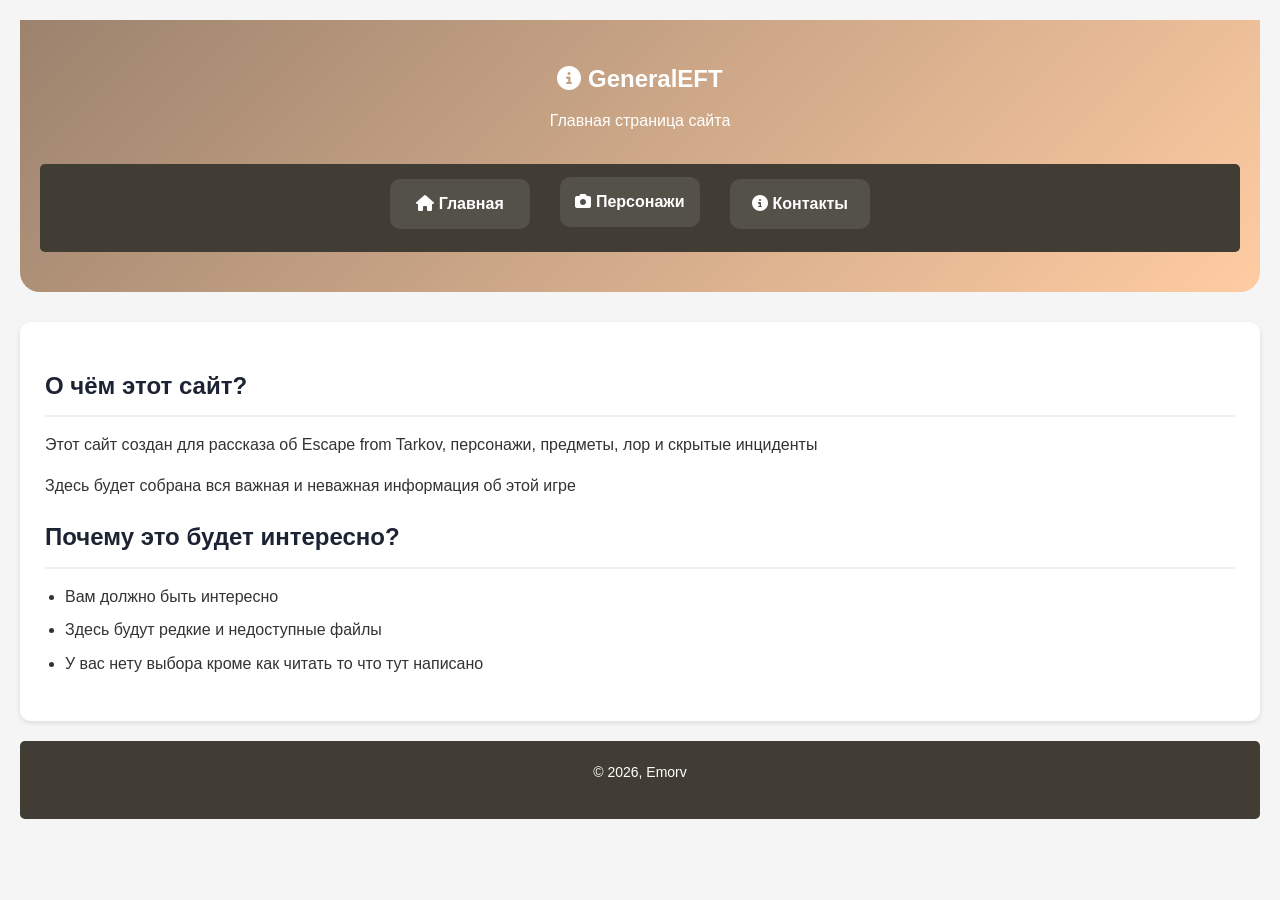
<file: index.html>
<!DOCTYPE html>
<html lang="ru">
    <head>
        <meta charset="UTF-8">
        <meta name="viewport" content="width=device-width, initial-scale=1.0">
        <title>GeneralEFT</title>
        <link rel="stylesheet" href="style.css">
        <link rel="stylesheet" href="https://cdnjs.cloudflare.com/ajax/libs/font-awesome/6.4.0/css/all.min.css">
    </head>

    <body>
        <header class="all-header">
            <div class="header-content">
                <h1><i class="fas fa-info-circle"></i> GeneralEFT</h1>
                <p class="subtitle">Главная страница сайта</p>
            </div>
        
            <nav class="main-nav">
                <ul class="nav-grid">
                    <li><a href="index.html" class="nav-link"><i class="fas fa-home"></i> Главная</a></li>
                    <li><a href="characters.html" class="nav-link active"><i class="fas fa-camera"></i> Персонажи</a></li>
                    <li><a href="contacts.html" class="nav-link"><i class="fas fa-info-circle"></i> Контакты</a></li>
                </ul>
            </nav>
        
        </header>

        <main>
            <h2>О чём этот сайт?</h2>
            <p>Этот сайт создан для рассказа об Escape from Tarkov, персонажи, предметы, лор и скрытые инциденты</p>
            <p>Здесь будет собрана вся важная и неважная информация об этой игре</p>
            <h2>Почему это будет интересно?</h2>
            <ul>
                <li>Вам должно быть интересно</li>
                <li>Здесь будут редкие и недоступные файлы</li>
                <li>У вас нету выбора кроме как читать то что тут написано</li>
            </ul>
        </main>

        <footer>
            <p>© 2026, Emorv</p>
        </footer>

    </body>

</html>
</file>
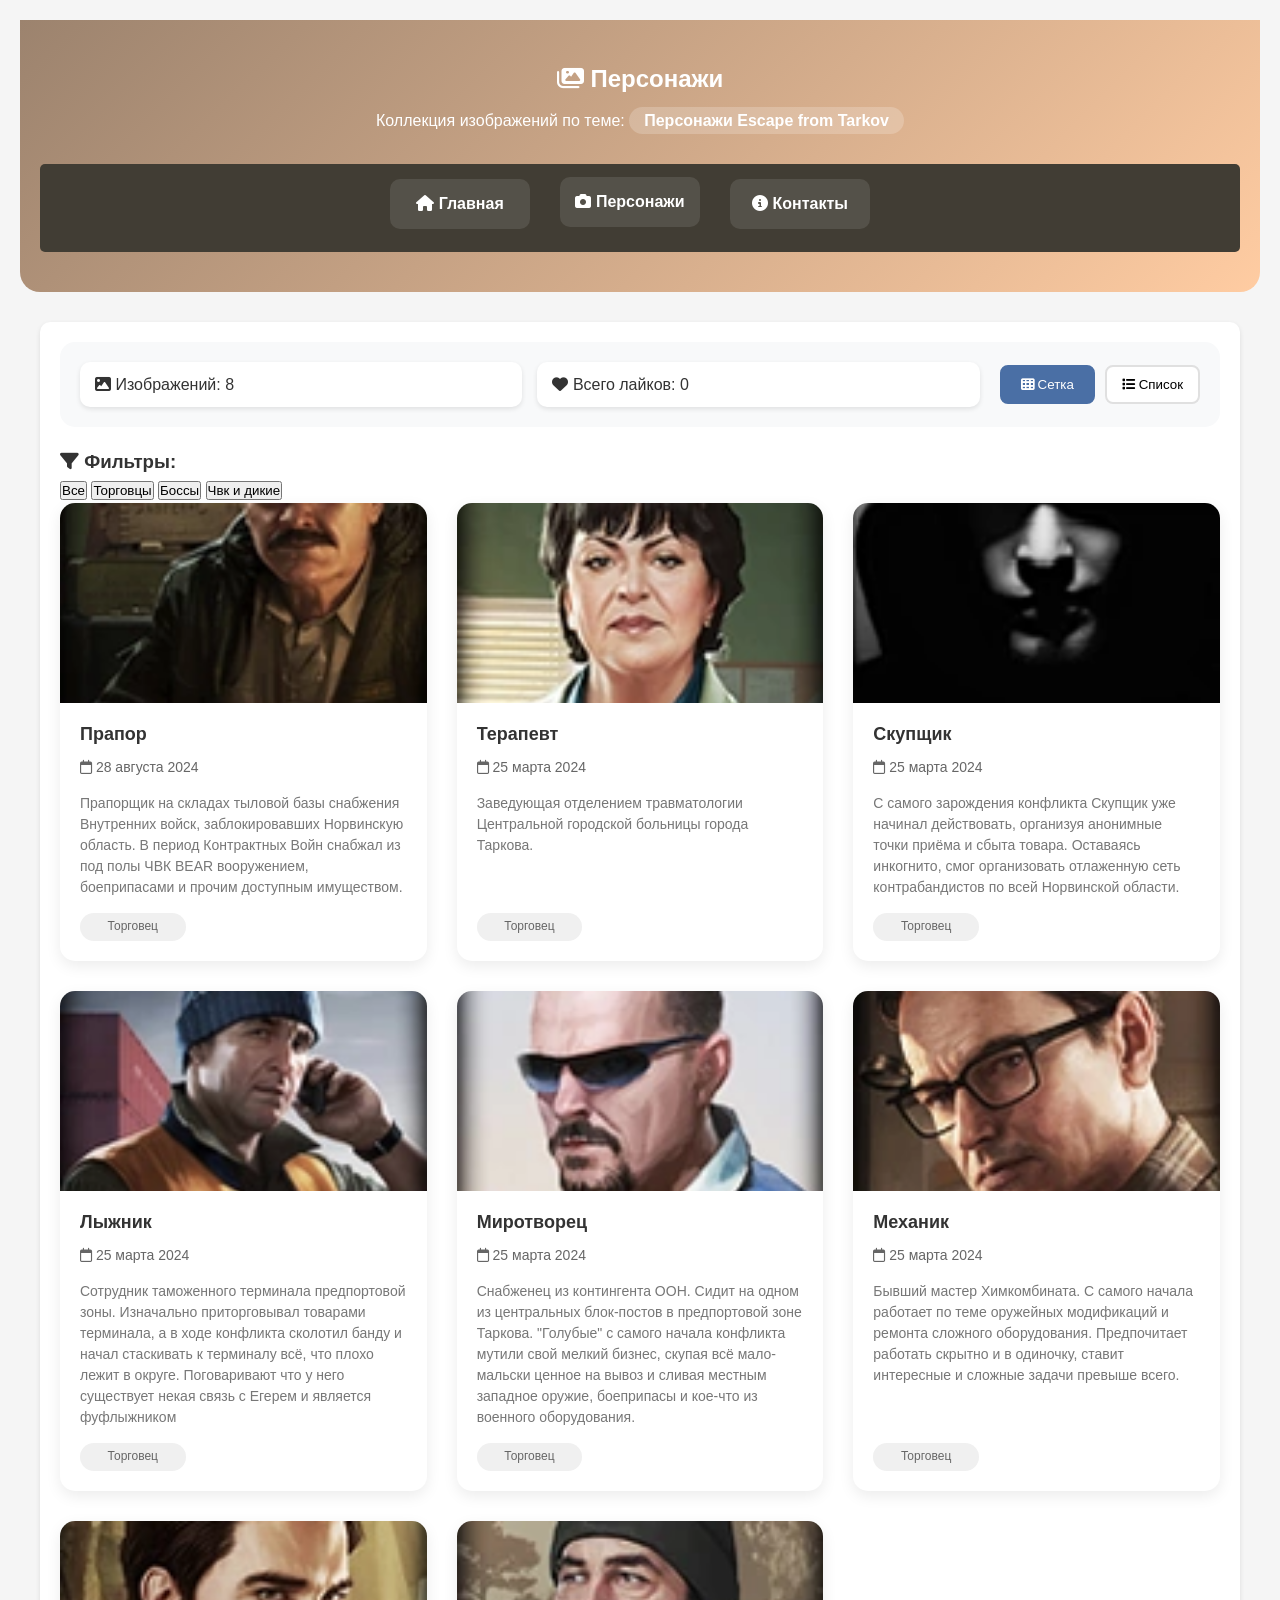
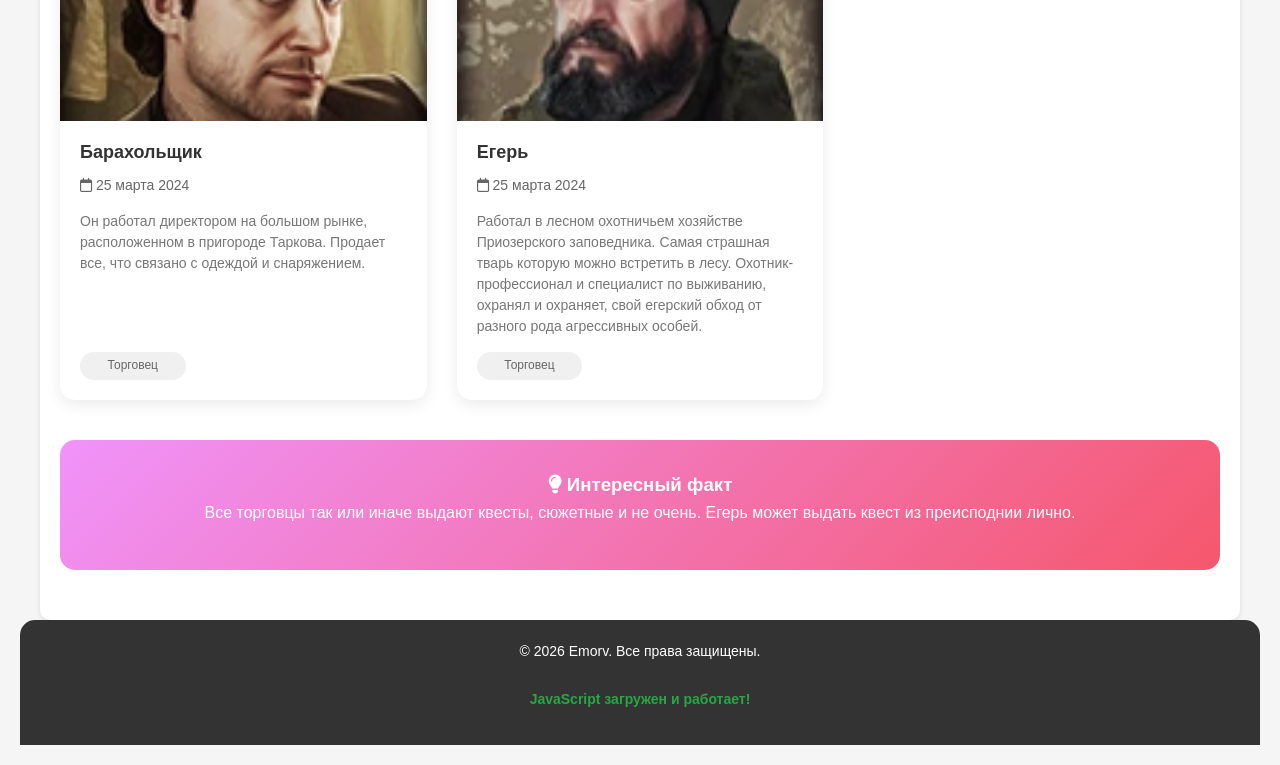
<file: characters.html>
<!DOCTYPE html>
<html lang="ru">
    <head>
        <meta charset="UTF-8">
        <meta name="viewport" content="width=device-width, initial-scale=1.0">
        <title>Персонажи - GeneralEFT</title>
        <link rel="stylesheet" href="style.css">
        <link rel="stylesheet" href="https://cdnjs.cloudflare.com/ajax/libs/font-awesome/6.4.0/css/all.min.css">
    </head>
    <body>
        <header class="all-header">
            <div class="header-content">
                <h1><i class="fas fa-images"></i> Персонажи</h1>
                <p class="subtitle">Коллекция изображений по теме: <span class="theme-name">Персонажи Escape from Tarkov</span></p>
            </div>
            
            <nav class="main-nav">
                <ul class="nav-grid">
                    <li><a href="index.html" class="nav-link"><i class="fas fa-home"></i> Главная</a></li>
                    <li><a href="characters.html" class="nav-link active"><i class="fas fa-camera"></i> Персонажи</a></li>
                    <li><a href="contacts.html" class="nav-link"><i class="fas fa-info-circle"></i> Контакты</a></li>
                </ul>
            </nav>
        </header>

        <main class="gallery-container">
            <div class="controls-panel">
                <div class="stats">
                    <span class="stat-item">
                        <i class="fas fa-image"></i>
                        Изображений: <span id="image-counter">0</span>
                    </span>
                    <span class="stat-item">
                        <i class="fas fa-heart"></i>
                        Всего лайков: <span id="total-likes">0</span>
                    </span>
                </div>
                
                <div class="view-controls">
                    <button id="grid-view" class="view-btn active">
                        <i class="fas fa-th"></i> Сетка
                    </button>
                    <button id="list-view" class="view-btn">
                        <i class="fas fa-list"></i> Список
                    </button>
                </div>
            </div>
            
            <div class="filters"> <!-- фильтры-->
                <h3><i class="fas fa-filter"></i> Фильтры:</h3>
                <div class="filter-buttons">
                    <button class="filter-btn active" data-filter="all">Все</button>
                    <button class="filter-btn" data-filter="traders">Торговцы</button>
                    <button class="filter-btn" data-filter="boss">Боссы</button>
                    <button class="filter-btn" data-filter="PMCscavs">Чвк и дикие</button>
                </div>
            </div>

            <div class="gallery-grid" id="image-gallery"> <!-- див открывающий карты-->
                
                <article class="image-card" data-category="traders"> <!-- первая карта (прапор)-->
                    <div class="card-image">
                        <img src="assets/image/127px-Prapor_portret.webp"
                            alt="Портрет Прапора"
                            class="gallery-img"
                            loading="lazy">
                        <div class="image-overlay">
                            <button class="like-btn" data-id="1">
                                <i class="far fa-heart"></i>
                                <span class="like-count">0</span>
                            </button>
                            <button class="zoom-btn">
                                <i class="fas fa-expand"></i>
                            </button>
                        </div>
                    </div>
                    <div class="card-content">
                        <h3 class="image-title">Прапор</h3>
                        <p class="image-date"><i class="far fa-calendar"></i> 28 августа 2024</p>
                        <p class="image-description">Прапорщик на складах тыловой базы снабжения Внутренних войск, заблокировавших Норвинскую область. В период Контрактных Войн снабжал из под полы ЧВК BEAR вооружением, боеприпасами и прочим доступным имуществом. </p>
                        <div class="image-tags">
                            <span class="tag">Торговец</span>
                        </div>
                    </div>
                </article>

                <article class="image-card" data-category="traders"> <!-- вторая карта (терапевт)-->
                    <div class="card-image">
                        <img src="assets/image/127px-Terapevt_portret.webp"
                            alt="Портрет Терапевта"
                            class="gallery-img"
                            loading="lazy">
                        <div class="image-overlay">
                            <button class="like-btn" data-id="2">
                                <i class="far fa-heart"></i>
                                <span class="like-count">0</span>
                            </button>
                            <button class="zoom-btn">
                                <i class="fas fa-expand"></i>
                            </button>
                        </div>
                    </div>
                    <div class="card-content">
                        <h3 class="image-title">Терапевт</h3>
                        <p class="image-date"><i class="far fa-calendar"></i> 25 марта 2024</p>
                        <p class="image-description">Заведующая отделением травматологии Центральной городской больницы города Таркова.</p>
                        <div class="image-tags">
                            <span class="tag">Торговец</span>
                        </div>
                    </div>
                </article>

                <article class="image-card" data-category="traders"> <!-- третья карта (Скупщик)-->
                    <div class="card-image">
                        <img src="assets/image/127px-Skupshik_portret.webp"
                            alt="Портрет Скупщика"
                            class="gallery-img"
                            loading="lazy">
                        <div class="image-overlay">
                            <button class="like-btn" data-id="3">
                                <i class="far fa-heart"></i>
                                <span class="like-count">0</span>
                            </button>
                            <button class="zoom-btn">
                                <i class="fas fa-expand"></i>
                            </button>
                        </div>
                    </div>
                    <div class="card-content">
                        <h3 class="image-title">Скупщик</h3>
                        <p class="image-date"><i class="far fa-calendar"></i> 25 марта 2024</p>
                        <p class="image-description">С самого зарождения конфликта Скупщик уже начинал действовать, организуя анонимные точки приёма и сбыта товара. Оставаясь инкогнито, смог организовать отлаженную сеть контрабандистов по всей Норвинской области. </p>
                        <div class="image-tags">
                            <span class="tag">Торговец</span>
                        </div>
                    </div>
                </article>

                <article class="image-card" data-category="traders"> <!-- четвёртая карта (Лыжник)-->
                    <div class="card-image">
                        <img src="assets/image/127px-Lijnik_portret.webp"
                            alt="Портрет Лыжника"
                            class="gallery-img"
                            loading="lazy">
                        <div class="image-overlay">
                            <button class="like-btn" data-id="4">
                                <i class="far fa-heart"></i>
                                <span class="like-count">0</span>
                            </button>
                            <button class="zoom-btn">
                                <i class="fas fa-expand"></i>
                            </button>
                        </div>
                    </div>
                    <div class="card-content">
                        <h3 class="image-title">Лыжник</h3>
                        <p class="image-date"><i class="far fa-calendar"></i> 25 марта 2024</p>
                        <p class="image-description">Сотрудник таможенного терминала предпортовой зоны. Изначально приторговывал товарами терминала, а в ходе конфликта сколотил банду и начал стаскивать к терминалу всё, что плохо лежит в округе. Поговаривают что у него существует некая связь с Егерем и является фуфлыжником</p>
                        <div class="image-tags">
                            <span class="tag">Торговец</span>
                        </div>
                    </div>
                </article>

                <article class="image-card" data-category="traders"> <!-- пятая карта (Миротворец)-->
                    <div class="card-image">
                        <img src="assets/image/127px-Mirotvorec_portret.webp"
                            alt="Портрет Миротворца"
                            class="gallery-img"
                            loading="lazy">
                        <div class="image-overlay">
                            <button class="like-btn" data-id="5">
                                <i class="far fa-heart"></i>
                                <span class="like-count">0</span>
                            </button>
                            <button class="zoom-btn">
                                <i class="fas fa-expand"></i>
                            </button>
                        </div>
                    </div>
                    <div class="card-content">
                        <h3 class="image-title">Миротворец</h3>
                        <p class="image-date"><i class="far fa-calendar"></i> 25 марта 2024</p>
                        <p class="image-description">Снабженец из контингента ООН. Сидит на одном из центральных блок-постов в предпортовой зоне Таркова. "Голубые" с самого начала конфликта мутили свой мелкий бизнес, скупая всё мало-мальски ценное на вывоз и сливая местным западное оружие, боеприпасы и кое-что из военного оборудования. </p>
                        <div class="image-tags">
                            <span class="tag">Торговец</span>
                        </div>
                    </div>
                </article>

                <article class="image-card" data-category="traders"> <!-- шестая карта (Механик)-->
                    <div class="card-image">
                        <img src="assets/image/127px-Mechanic_portret.webp"
                            alt="Портрет Механика"
                            class="gallery-img"
                            loading="lazy">
                        <div class="image-overlay">
                            <button class="like-btn" data-id="6">
                                <i class="far fa-heart"></i>
                                <span class="like-count">0</span>
                            </button>
                            <button class="zoom-btn">
                                <i class="fas fa-expand"></i>
                            </button>
                        </div>
                    </div>
                    <div class="card-content">
                        <h3 class="image-title">Механик</h3>
                        <p class="image-date"><i class="far fa-calendar"></i> 25 марта 2024</p>
                        <p class="image-description">Бывший мастер Химкомбината. С самого начала работает по теме оружейных модификаций и ремонта сложного оборудования. Предпочитает работать скрытно и в одиночку, ставит интересные и сложные задачи превыше всего.</p>
                        <div class="image-tags">
                            <span class="tag">Торговец</span>
                        </div>
                    </div>
                </article>

                <article class="image-card" data-category="traders"> <!-- седьмая карта (Барахольщик)-->
                    <div class="card-image">
                        <img src="assets/image/127px-Baraholshik_portret.webp"
                            alt="Портрет Барахольщика"
                            class="gallery-img"
                            loading="lazy">
                        <div class="image-overlay">
                            <button class="like-btn" data-id="7">
                                <i class="far fa-heart"></i>
                                <span class="like-count">0</span>
                            </button>
                            <button class="zoom-btn">
                                <i class="fas fa-expand"></i>
                            </button>
                        </div>
                    </div>
                    <div class="card-content">
                        <h3 class="image-title">Барахольщик</h3>
                        <p class="image-date"><i class="far fa-calendar"></i> 25 марта 2024</p>
                        <p class="image-description">Он работал директором на большом рынке, расположенном в пригороде Таркова. Продает все, что связано с одеждой и снаряжением. </p>
                        <div class="image-tags">
                            <span class="tag">Торговец</span>
                        </div>
                    </div>
                </article>

                <article class="image-card" data-category="traders"> <!-- восьмая карта (Егерь)-->
                    <div class="card-image">
                        <img src="assets/image/127px-Eger_portret.webp"
                            alt="Портрет Егеря"
                            class="gallery-img"
                            loading="lazy">
                        <div class="image-overlay">
                            <button class="like-btn" data-id="8">
                                <i class="far fa-heart"></i>
                                <span class="like-count">0</span>
                            </button>
                            <button class="zoom-btn">
                                <i class="fas fa-expand"></i>
                            </button>
                        </div>
                    </div>
                    <div class="card-content">
                        <h3 class="image-title">Егерь</h3>
                        <p class="image-date"><i class="far fa-calendar"></i> 25 марта 2024</p>
                        <p class="image-description">Работал в лесном охотничьем хозяйстве Приозерского заповедника. Самая страшная тварь которую можно встретить в лесу. Охотник-профессионал и специалист по выживанию, охранял и охраняет, свой егерский обход от разного рода агрессивных особей.</p>
                        <div class="image-tags">
                            <span class="tag">Торговец</span>
                        </div>
                    </div>
                </article>
            </div> <!-- див закрывающий карты-->
            
            <aside class="gallery-info">
                <h3><i class="fas fa-lightbulb"></i> Интересный факт</h3>
                <p>Все торговцы так или иначе выдают квесты, сюжетные и не очень. Егерь может выдать квест из преисподнии лично.</p>
            </aside>
        </main>

        <footer class="gallery-footer">
            <div class="footer-content">
                <p>&copy; <span id="current-year">2026</span> Emorv. Все права защищены.</p>
                <p class="js-status">JavaScript загружен и работает!</p>
            </div>
        </footer>

        <script src="script.js"></script>
        
    </body>
</html>
</file>
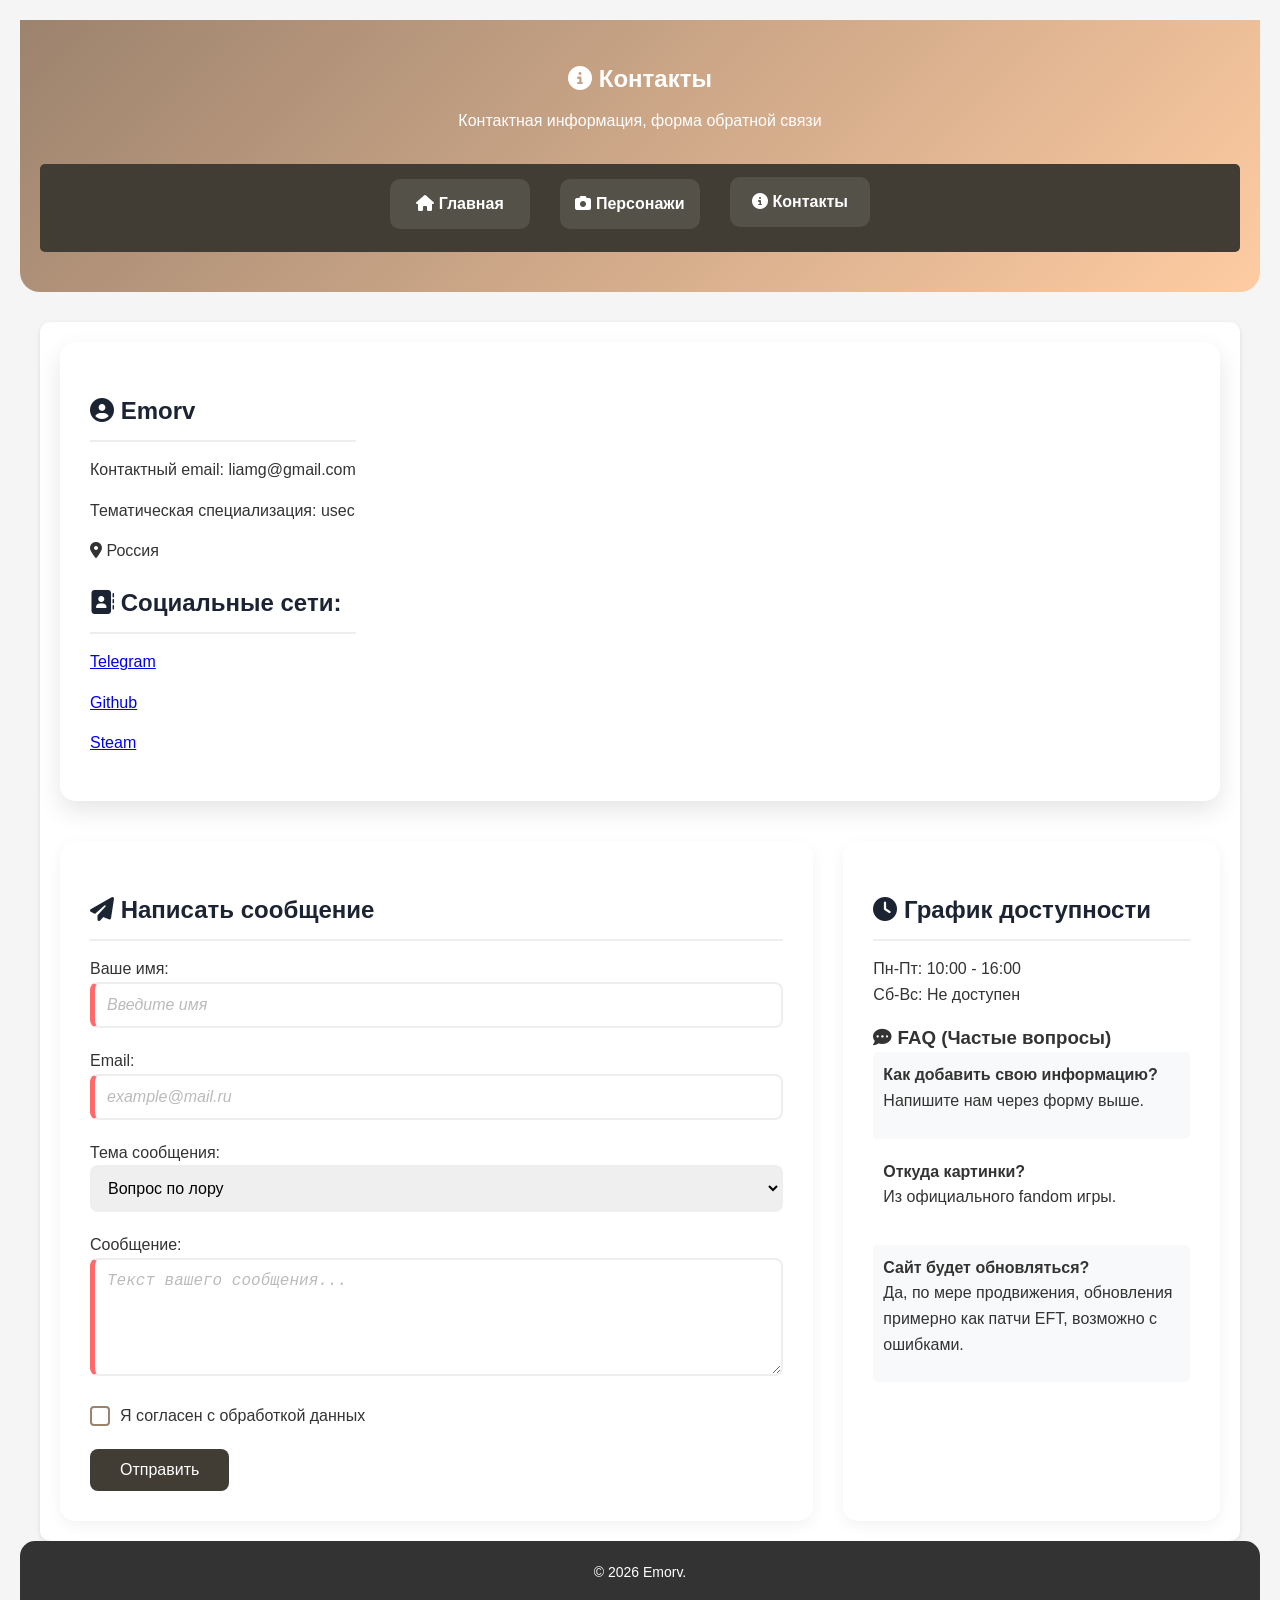
<file: contacts.html>
<!DOCTYPE html>
<html lang="ru">
    <head>
        <meta charset="UTF-8">
        <meta name="viewport" content="width=device-width, initial-scale=1.0">
        <title>Контакты - GeneralEFT</title>
        <link rel="stylesheet" href="style.css">
        <link rel="stylesheet" href="https://cdnjs.cloudflare.com/ajax/libs/font-awesome/6.4.0/css/all.min.css">
    </head>

    <body>

        <header class="all-header">
            <div class="header-content">
                <h1><i class="fas fa-info-circle"></i> Контакты</h1>
                <p class="subtitle">Контактная информация, форма обратной связи</p>
            </div>
            
            <nav class="main-nav">
                <ul class="nav-grid">
                    <li><a href="index.html" class="nav-link"><i class="fas fa-home"></i> Главная</a></li>
                    <li><a href="characters.html" class="nav-link"><i class="fas fa-camera"></i> Персонажи</a></li>
                    <li><a href="contacts.html" class="nav-link active"><i class="fas fa-info-circle"></i> Контакты</a></li>
                </ul>
            </nav>
        </header>


        <main class="gallery-container">
            
            <section class="developer-card"><!--карта о разработчике-->
                <div class="dev-info">
                    <h2><i class="fa fa-user-circle" aria-hidden="true"></i> Emorv</h2>
                        <p class="dev-spec">Контактный email: liamg@gmail.com</p>
                        <p class="dev-desc">Тематическая специализация: usec</p>
                        <p class="dev-location"><i class="fas fa-map-marker-alt"></i> Россия</p>
        
                    <div><!--соц. сети-->
                        <h2><i class="fa fa-address-book" aria-hidden="true"></i> Социальные сети:</h2>
                            <p><a href="https://t.me" class="social-btn">Telegram</a></p>
                            <p><a href="https://github.com" class="social-btn">Github</a></p>
                            <p><a href="https://steamcommunity.com" class="social-btn">Steam</a></p>
                    </div>
                </div>
            </section>

            <div class="contact-grid-layout">

                <form class="contact-form" id="feedback-form"><!--форма для обратной связи-->
                    <h2><i class="fas fa-paper-plane"></i> Написать сообщение</h2>
                    
                    <div class="form-group">
                        <label for="name">Ваше имя:</label>
                        <input type="text" id="name" name="name" placeholder="Введите имя" required>
                    </div>

                    <div class="form-group">
                        <label for="email">Email:</label>
                        <input type="email" id="email" name="email" placeholder="example@mail.ru" required>
                    </div>

                    <div class="form-group">
                        <label for="topic">Тема сообщения:</label>
                        <div class="select-wrapper">
                            <select id="topic" name="topic">
                                <option value="question">Вопрос по лору</option>
                                <option value="bug">Ошибка на сайте</option>
                                <option value="collab">Сотрудничество</option>
                                <option value="pred">Предложение по сайту</option>
                            </select>
                        </div>
                    </div>

                    <div class="form-group">
                        <label for="message">Сообщение:</label>
                        <textarea id="message" name="message" rows="5" required placeholder="Текст вашего сообщения..."></textarea>
                    </div>

                    <div class="form-checkbox">
                        <input type="checkbox" id="consent" required>
                        <label for="consent">Я согласен с обработкой данных</label>
                    </div>

                    <button type="submit" class="submit-btn">Отправить</button>
                </form>

                <aside class="info-block"><!--график работы-->
                    <h2><i class="fas fa-clock"></i> График доступности</h2>
                    <p>Пн-Пт: 10:00 - 16:00<br>Сб-Вс: Не доступен</p>

                    <h3><i class="fa fa-commenting" aria-hidden="true"></i> FAQ (Частые вопросы)</h3><!--faq-->
                    <ul class="faq-list">
                        <li>
                            <strong>Как добавить свою информацию?</strong>
                            <p>Напишите нам через форму выше.</p>
                        </li>
                        <li>
                            <strong>Откуда картинки?</strong>
                            <p>Из официального fandom игры.</p>
                        </li>
                        <li>
                            <strong>Сайт будет обновляться?</strong>
                            <p>Да, по мере продвижения, обновления примерно как патчи EFT, возможно с ошибками.</p>
                        </li>
                    </ul>
                </aside>

            </div>
        
        </main>

        <footer class="gallery-footer">
            <div class="footer-content">
                <p>&copy; 2026 Emorv.</p>
            </div>
        </footer>

        <script src="script.js"></script>
    </body>
</html>
</file>
<file: style.css>
* {
margin: 0;
padding: 0;
box-sizing: border-box;
}

body {
font-family: Arial, sans-serif;
background-color: #f5f5f5;
color: #333;
line-height: 1.6;
padding: 20px;
}

header {
background-color: #9C836E;
color: white;
padding: 20px;
text-align: center;
border-radius: 15px;
margin-bottom: 20px;
}

header h1 {
font-size: 24px;
margin-bottom: 10px;
}

main {
background-color: white;
padding: 25px;
border-radius: 10px;
box-shadow: 0 2px 5px rgba(0,0,0,0.1);
margin-bottom: 20px;
}

h2 {
color: #1C2333;
margin: 20px 0 15px 0;
padding-bottom: 10px;
border-bottom: 2px solid #eee;
}

p {
margin-bottom: 15px;
}

ul {
margin-left: 20px;
margin-bottom: 20px;

}
ul li {
margin-bottom: 8px;
}

footer {
background-color: #413D34;
color: white;
text-align: center;
padding: 20px;
border-radius: 5px;
font-size: 14px;
}

/* Основной контейнер для Grid */
.gallery-container {
max-width: 1200px;

margin: 0 auto;
padding: 20px;
}

/* Шапка галереи */
.all-header {
background: linear-gradient(135deg, #9c836e 0%, #ffcca2 100%);
color: white;
padding: 40px 20px;
text-align: center;
border-radius: 0 0 20px 20px;
margin-bottom: 30px;
}

.header-content {
margin-bottom: 30px;
}

.theme-name {
background: rgba(255, 255, 255, 0.2);
padding: 5px 15px;
border-radius: 20px;
font-weight: bold;
}

/* Навигация с использованием Grid */
.nav-grid {
display: grid;
grid-template-columns: repeat(3, 1fr);
gap: 10px;
list-style: none;
padding: 0;
margin: 0;
max-width: 500px;
margin: 0 auto;
}

@media (max-width: 600px) {
.nav-grid {
grid-template-columns: 1fr;
}

}

.nav-link {
display: block;

background: rgba(255, 255, 255, 0.1);
color: white;
text-decoration: none;
padding: 12px;
border-radius: 10px;
transition: all 0.3s;
text-align: center;
}

.nav-link:hover,
.nav-link.active {
background: rgba(255, 255, 255, 0.1);
transform: translateY(-2px);
}

/* Панель управления */
.controls-panel {
display: grid;
grid-template-columns: 1fr auto;
gap: 20px;
align-items: center;
background: #f8f9fa;
padding: 20px;
border-radius: 15px;
margin-bottom: 20px;
}

@media (max-width: 768px) {
.controls-panel {
grid-template-columns: 1fr;
text-align: center;
}
}

.stats {
display: grid;
grid-template-columns: repeat(auto-fit, minmax(200px, 1fr));
gap: 15px;
}

.stat-item {
background: white;
padding: 10px 15px;
border-radius: 10px;
box-shadow: 0 2px 5px rgba(0,0,0,0.1);
}

.view-controls {
display: grid;
grid-template-columns: repeat(2, 1fr);
gap: 10px;
}

.view-btn {
background: white;
border: 2px solid #e0e0e0;
padding: 10px 15px;
border-radius: 8px;
cursor: pointer;
transition: all 0.3s;
}

.view-btn.active {
background: #4a6fa5;
color: white;
border-color: #4a6fa5;
}

/* ОСНОВНАЯ ГАЛЕРЕЯ С CSS GRID */
.gallery-grid {
display: grid;
grid-template-columns: repeat(auto-fill, minmax(300px, 1fr));
gap: 30px;
margin-bottom: 40px;
}

/* Альтернативный вид - список */
.gallery-grid.list-view {
grid-template-columns: 1fr;
max-width: 800px;
margin: 0 auto 40px;
}

/* Карточка изображения */
.image-card {
background: white;

border-radius: 15px;
overflow: hidden;
box-shadow: 0 5px 15px rgba(0,0,0,0.08);
transition: all 0.3s ease;
display: flex;
flex-direction: column;
height: 100%;
}

.image-card:hover {
transform: translateY(-10px);
box-shadow: 0 15px 30px rgba(0,0,0,0.15);
}

/* Изображение в карточке */
.card-image {
position: relative;
height: 200px;
overflow: hidden;
}

.gallery-img {
width: 100%;
height: 100%;
object-fit: cover;
transition: transform 0.5s ease;
}

.image-card:hover .gallery-img {
transform: scale(1.05);
}

/* Наложение с кнопками */
.image-overlay {
position: absolute;
top: 10px;
right: 10px;
display: grid;
grid-template-columns: repeat(2, auto);
gap: 10px;
opacity: 0;
transition: opacity 0.3s;
}

.image-card:hover .image-overlay {

opacity: 1;
}

.like-btn, .zoom-btn {
background: rgba(255, 255, 255, 0.9);
border: none;
width: 40px;
height: 40px;
border-radius: 50%;
cursor: pointer;
display: grid;
place-items: center;
font-size: 16px;
transition: all 0.3s;
box-shadow: 0 2px 5px rgba(0,0,0,0.2);
}

.like-btn:hover {
background: #ff6b8b;
color: white;
}

.like-btn.liked {
background: #ff6b8b;
color: white;
}

.like-btn.liked i {
font-weight: 900;
}

.zoom-btn:hover {
background: #4a6fa5;
color: white;
}

.like-count {
margin-left: 5px;
font-size: 14px;
font-weight: bold;
}

/* Контент карточки */
.card-content {
padding: 20px;

flex-grow: 1;
display: flex;
flex-direction: column;
}

.image-title {
margin: 0 0 10px 0;
color: #333;
font-size: 18px;
line-height: 1.3;
}

.image-date {
color: #666;
font-size: 14px;
margin-bottom: 15px;
}

.image-description {
color: #777;
font-size: 14px;
line-height: 1.5;
margin-bottom: 15px;
flex-grow: 1;
}

/* Теги */
.image-tags {
display: grid;
grid-template-columns: repeat(auto-fill, minmax(80px, auto));
gap: 5px;
}

.tag {
background: #f0f0f0;
color: #666;
padding: 4px 10px;
border-radius: 15px;
font-size: 12px;
text-align: center;
}

/* Блок с информацией */
.gallery-info {
background: linear-gradient(135deg, #f093fb 0%, #f5576c 100%);

color: white;
padding: 30px;
border-radius: 15px;
text-align: center;
margin-bottom: 30px;
}

/* Подвал */
.gallery-footer {
background: #333;
color: white;
text-align: center;
padding: 20px;
border-radius: 15px 15px 0 0;
}

.footer-content {
display: grid;
grid-template-columns: 1fr;
gap: 10px;
}

.js-status {
color: #28a745;
font-weight: bold;
}

/* Утилитарные классы */
.hidden {
display: none !important;
}

/* Анимации */
@keyframes fadeIn {
from { opacity: 0; transform: translateY(20px); }
to { opacity: 1; transform: translateY(0); }
}

.image-card {
animation: fadeIn 0.5s ease forwards;
}

/* 4. Навигационное меню */
nav {
background-color: #413d34;
padding: 15px;
border-radius: 5px;
margin-top: 15px;
}

/* Убираем точки у списка */
nav ul {
list-style-type: none;
}

/* Делаем пункты меню в строку */
nav ul li {
display: inline-block;
margin-right: 20px;
}

/* Стили для ссылок */
nav ul li a {
color: white;
text-decoration: none;
font-weight: bold;
padding: 5px 10px;
}

/* Эффект при наведении */
nav ul li a:hover {
background-color: white;
color: #413D34;
border-radius: 3px;
}

/*================================================================================================*/

.developer-card {
    background: white;
    padding: 30px; 
    border-radius: 15px;
    box-shadow: 0 10px 25px rgba(0,0,0,0.1); 
    display: flex;
    align-items: center;
    gap: 30px;
    margin-bottom: 40px;
    overflow: hidden; 
}

.dev-photo {
    width: 100px;
    height: 100px;
    background: #413D34;
    border-radius: 50%; 
    display: grid;
    place-items: center;
    font-size: 40px;
    color: white;
    flex-shrink: 0;
}

.contact-grid-layout {
    display: grid;
    grid-template-columns: 2fr 1fr;
    gap: 30px;
}

.contact-form, .info-block {
    background: white;
    padding: 30px;
    border-radius: 15px;
    box-shadow: 0 5px 15px rgba(0,0,0,0.05);
}

.form-group {
    margin-bottom: 20px;
}

input[type="text"],
input[type="email"],
textarea,
select {
    width: 100%;
    padding: 12px;
    border: 2px solid #eee;
    border-radius: 8px;
    font-size: 16px;
    transition: all 0.3s;
    outline: none;
    box-sizing: border-box; 
}

input:focus, textarea:focus, select:focus {
    border-color: #9C836E;
    box-shadow: 0 0 8px rgba(156, 131, 110, 0.3);
}

input:required, textarea:required {
    border-left: 5px solid #ff6b6b;
}

input:valid {
    border-left: 5px solid #51cf66;
}

input::placeholder, textarea::placeholder {
    color: #bbb;
    font-style: italic;
}

::selection {
    background: #9C836E;
    color: white;
}

.submit-btn {
    background: #413D34;
    color: white;
    border: none;
    padding: 12px 30px;
    border-radius: 8px;
    cursor: pointer;
    font-size: 16px;
    position: relative;
    overflow: hidden;
    transition: 0.3s;
}

.submit-btn:hover {
    background: #5a554a;
    transform: translateY(-2px);
}

.submit-btn:active {
    transform: translateY(0);
}

.form-checkbox {
    display: flex;
    align-items: center;
    margin-bottom: 20px;
    gap: 10px;
}

.form-checkbox input {
    appearance: none; 
    width: 20px;
    height: 20px;
    border: 2px solid #9C836E;
    border-radius: 4px;
    cursor: pointer;
    position: relative;
}

.form-checkbox input:checked {
    background-color: #9C836E;
}

.form-checkbox input:checked::after {
    content: '✔';
    position: absolute;
    color: white;
    font-size: 14px;
    left: 3px;
    top: -1px;
}

.faq-list {
    list-style: none;
    margin-left: 0 !important;
}

.faq-list li {
    padding: 10px;
    border-radius: 5px;
    margin-bottom: 10px;
}

.faq-list li:nth-child(odd) {
    background-color: #f8f9fa;
}

@media (max-width: 768px) {
    .developer-card {
        flex-direction: column;
        text-align: center;
    }
    
    .contact-grid-layout {
        grid-template-columns: 1fr;
    }
}
</file>
